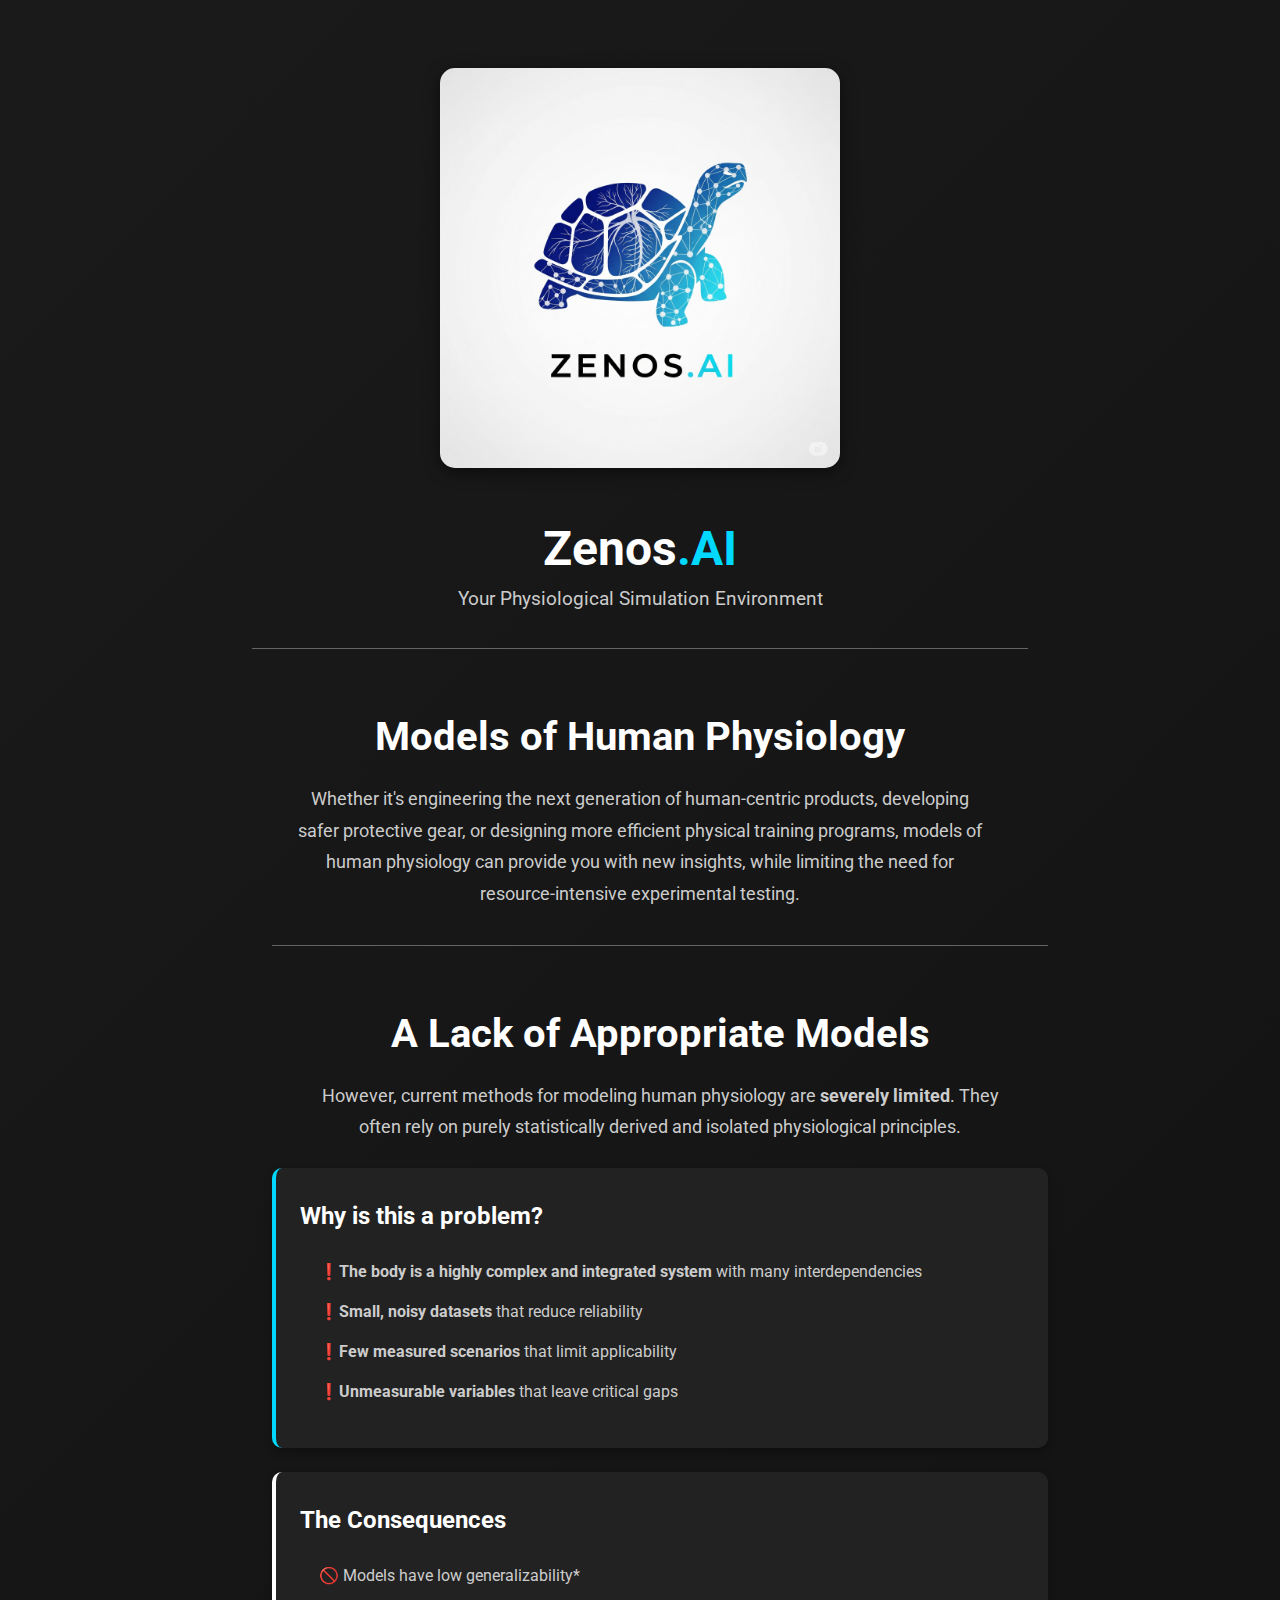
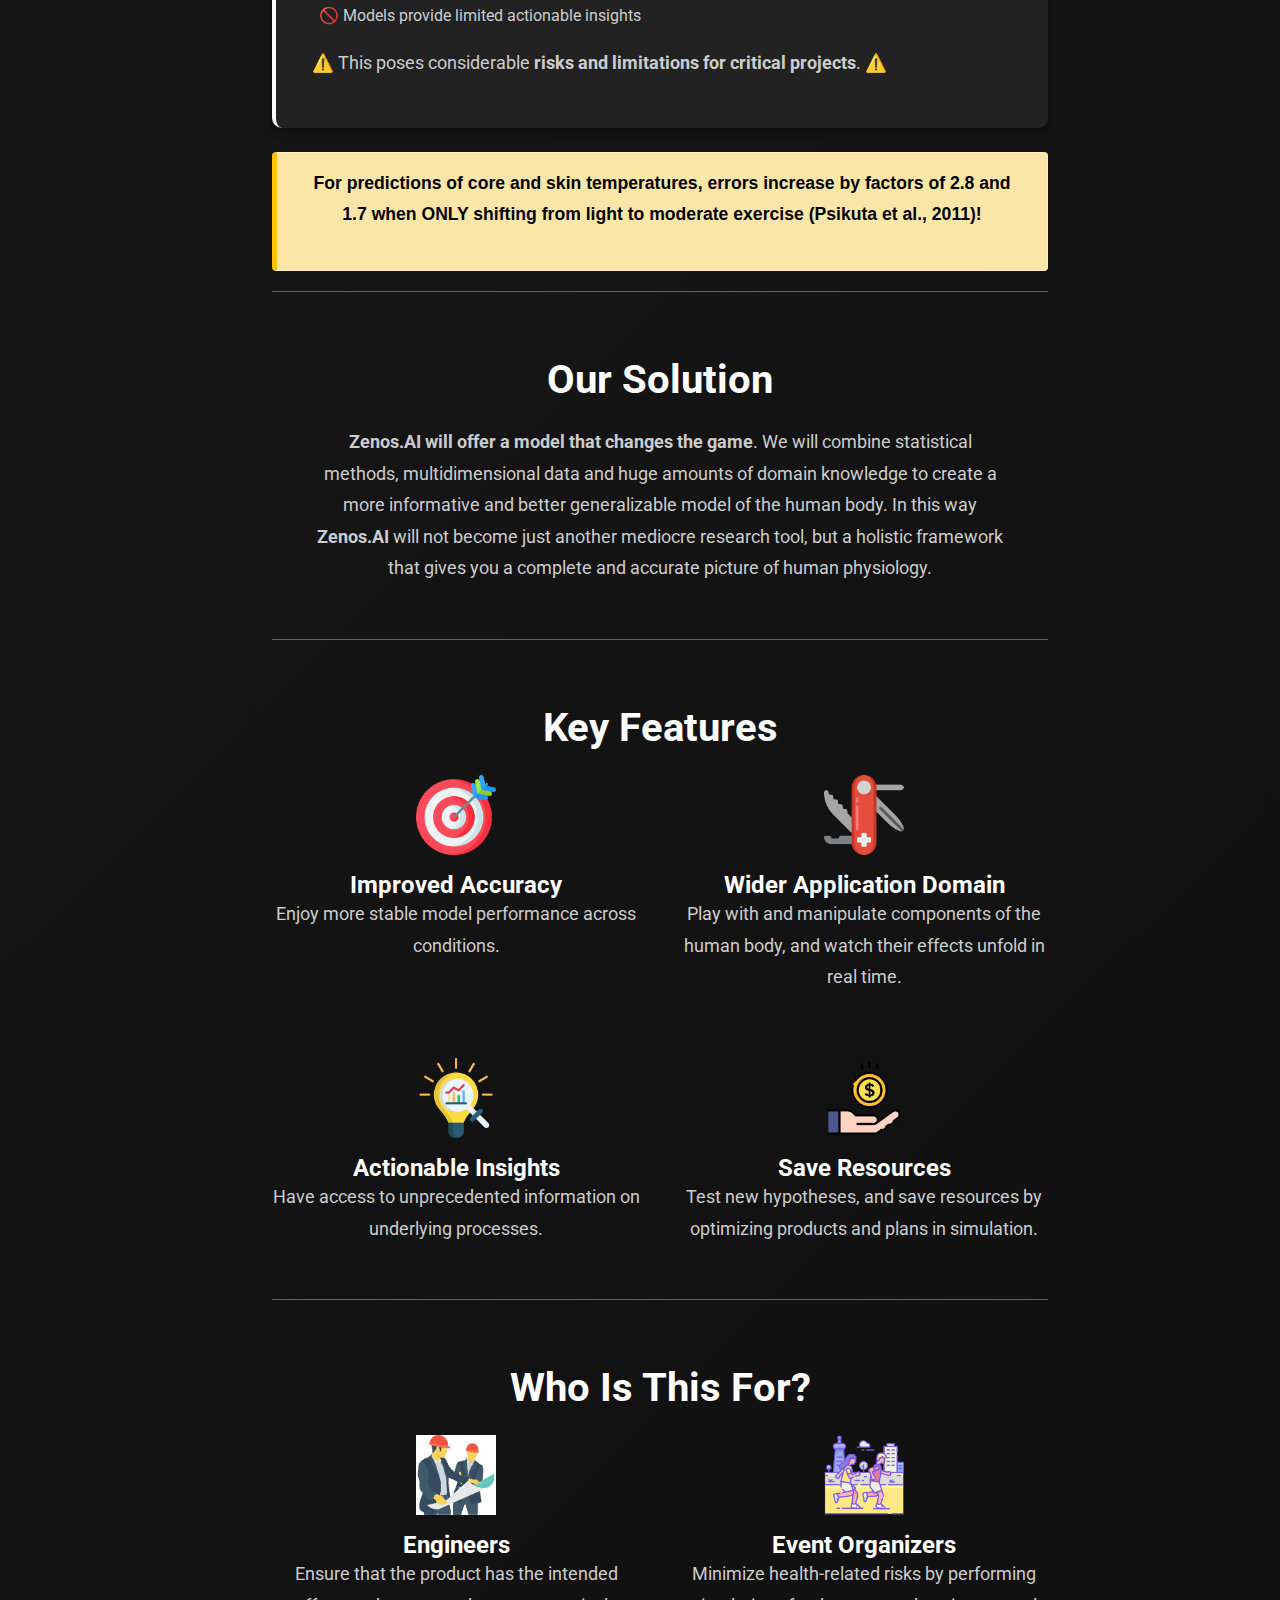
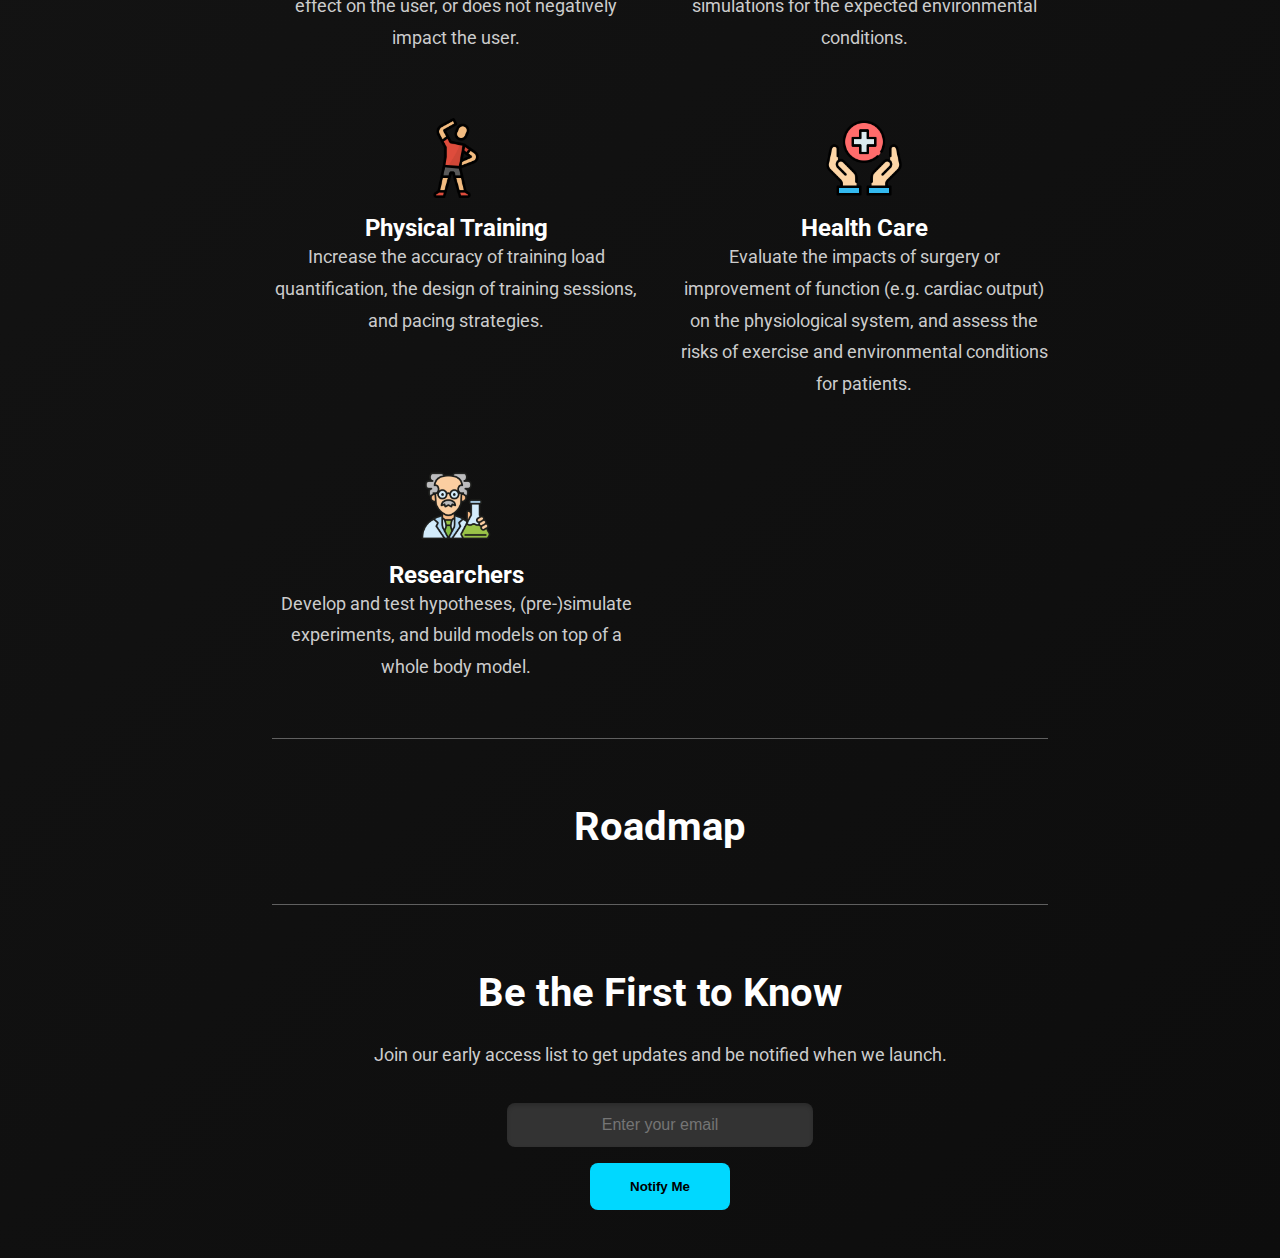
<file: index.html>
<!DOCTYPE html>
<html lang="en">
<head>
<meta charset="UTF-8">
<meta name="viewport" content="width=device-width, initial-scale=1.0">
<title>Zenos.AI</title>
<link rel="preconnect" href="https://fonts.googleapis.com">
<link rel="preconnect" href="https://fonts.gstatic.com" crossorigin>
<link href="https://fonts.googleapis.com/css2?family=Roboto:wght@400;700&display=swap" rel="stylesheet">
<style>
/* --- General Body and Typography --- */
body {
    font-family: 'Roboto', sans-serif;
    background: linear-gradient(135deg, #1a1a1a, #0d0d0d);
    color: #fff;
    display: flex;
    flex-direction: column;
    align-items: center;
    text-align: center;
    min-height: 100vh;
    padding: 20px;
    box-sizing: border-box; /* Ensures padding is included in the element's total width and height */
}

h1 {
    font-size: 3rem;
    margin-bottom: 0.5rem;
    font-weight: 700;
}

h2 {
    font-size: 2.5rem;
    margin: 4rem 0 1.5rem;
    font-weight: 700;
}

h3 {
    font-size: 1.5rem;
    margin: 1rem 0 0.5rem;
    font-weight: 700;
}

p {
    font-size: 1.1rem;
    line-height: 1.8;
    color: #ccc;
    max-width: 700px;
    margin: 0 auto 1.5rem;
    align: justify;
}
.accent {
    color: #00d8ff;
}

.section-separator {
  border: none; /* Remove the default border */
  height: 1px; /* Set a thin height */
  background-color: #b0b0b0; /* Use a light gray */
  opacity: 0.5;
  margin: 0rem 0; /* Add some space above and below */
  width: 100%; /* Make it shorter than the full width to look more elegant */
}

/* --- Hero Section --- */
.hero-section {
    padding: 40px 20px 10px;
    width: 100%;
    max-width: 900px;
}

.hero-image {
    width: 400px;
    border-radius: 15px;
    box-shadow: 0 4px 15px rgba(0, 0, 0, 0.5);
    margin-bottom: 1rem;
}

.tagline {
    font-size: 1.2rem;
    line-height: 1.5; /* Ensure there is a good space between the two lines */
}


/* --- Content Sections --- */
.content-section {
    padding: 10px 20px 20px;;
    max-width: 900px;
    width: 100%;
    text-align: center;
}

.section-grid {
    display: grid;
    gap: 40px;
    grid-template-columns: repeat(auto-fit, minmax(250px, 1fr));
}

.grid-item {
    display: flex;
    flex-direction: column;
    align-items: center;
    text-align: center;
}

.grid-item img {
    width: 80px;
    height: 80px;
    margin-bottom: 1rem;
}

.grid-item h3 {
    margin: 0;
}

/* --- Cards for Physiological Modeling Section --- */
.card {
    background-color: #222;
    border-left: 4px solid #00d8ff;
    padding: 1.5rem;
    margin: 1.5rem 0;
    border-radius: 10px;
    box-shadow: 0 4px 8px rgba(0,0,0,0.3);
    text-align: left;
    line-height: 2;
}

.card.highlight {
    border-left-color: #ffffffff;
    background-color: #222;
}

.card h3 {
    color: #fff;
    margin-top: 0;
}

.card ul {
    padding-left: 1.2rem;
    list-style: none;
}

.card li {
    margin-bottom: 0.5rem;
    color: #ccc;
}

.bullet-icon {
    width: 20px; /* Adjust size as needed */
    height: 20px;
    margin-right: 10px;
    vertical-align: middle;
}

.warning-box {
  background-color: #fae6a7; /* A light yellow background */
  border: 1px solid #ffeeba; /* A slightly darker yellow border */
  border-left: 5px solid #ffc107; /* A bold left border for emphasis */
  border-radius: 4px; /* Softly rounded corners */
  padding: 15px;
  margin: 20px 0;
  color: #664d03; /* A dark color for the text */
  position: relative;
  font-family: 'Segoe UI', Tahoma, Geneva, Verdana, sans-serif;
}
    
/* --- Call to Action --- */
.notify-container {
    position: relative;
    display: flex;
    flex-direction: column;
    align-items: center;
    margin-top: 2rem;
}

.notify-container input[type="email"] {
    width: 280px;
    padding: 0.8rem;
    border: none;
    border-radius: 8px;
    font-size: 1rem;
    margin-bottom: 1rem;
    background-color: #333;
    color: #fff;
    text-align: center;
    box-shadow: inset 0 2px 4px rgba(0, 0, 0, 0.2);
}

.notify-container button {
    padding: 1rem 2.5rem;
    background-color: #00d8ff;
    color: #000;
    font-weight: bold;
    border: none;
    border-radius: 8px;
    cursor: pointer;
    transition: transform 0.2s, background-color 0.2s;
}

.notify-container button:hover {
    transform: scale(1.05);
    background-color: #00b3cc;
}

/* --- Media Queries --- */
@media (max-width: 768px) {
    h1 { font-size: 2.5rem; }
    h2 { font-size: 2rem; }
    p { font-size: 1rem; }
    .hero-image { width: 300px; }
    .section-grid { grid-template-columns: 1fr; }
}

</style>
</head>
<body>

<header class="hero-section">
    <img src="Images/Logo.png" alt="Zenos.AI Logo" class="hero-image">
    <h1><span class="main-text">Zenos</span><span class="accent">.AI</span></h1>
    <p class="tagline">
        Your Physiological Simulation Environment
    </p>
</header>

<main>
    <div class="section-separator"></div>
    <h2>Models of Human Physiology</h2>
    <p>
        Whether it's engineering the next generation of human-centric products, developing safer protective gear, or designing more efficient 
        physical training programs, models of human physiology can provide you with new insights, while limiting the need for resource-intensive 
        experimental testing.
        <br>
    </p>
    <section class="content-section">
        <div class="section-separator"></div>
        <h2>A Lack of Appropriate Models</h2>
        <p>However, current methods for modeling human physiology are <strong>severely limited</strong>. They often rely on purely statistically derived and isolated physiological principles.<p> 

        <div class="card">
            <h3>Why is this a problem?</h3>
            <ul>
                <li>❗️<strong>The body is a highly complex and integrated system</strong> with many interdependencies</li>
                <li>❗️<strong>Small, noisy datasets</strong> that reduce reliability</li>
                <li>❗️<strong>Few measured scenarios</strong> that limit applicability</li>
                <li>❗️<strong>Unmeasurable variables</strong> that leave critical gaps</li>
            </ul>
        </div>
        
        <div class="card highlight">
            <h3>The Consequences</h3>
            <ul>
                <li>🚫 Models have low generalizability*</li>
                <li>🚫 Models provide limited actionable insights</li>
            </ul>
            <p>⚠️ This poses considerable <strong>risks and limitations for critical projects</strong>. ⚠️</p>
        </div>
        
        <div class="warning-box">
          <p style="color: #000000;">
              <strong>
                  For predictions of core and skin temperatures, errors increase by factors of 2.8 and 1.7 when ONLY shifting from light 
                  to moderate exercise (Psikuta et al., 2011)! 
              </strong>
          </p>
        </div>
        
        <div class="section-separator"></div>
        
        <h2>Our Solution</h2>
        <p>
            <strong>Zenos.AI will offer a model that changes the game</strong>. We will combine statistical methods, multidimensional data and huge amounts of domain knowledge to create a
            more informative and better generalizable model of the human body. In this way <strong>Zenos.AI</strong> will not become just another mediocre research tool, but a 
            holistic framework that gives you a complete and accurate picture of human physiology.
        </p>
    </section>

    <section class="content-section">
        <div class="section-separator"></div>
        <h2>Key Features</h2>
        <div class="section-grid">

            <div class="grid-item">
                <img src="Images/Arrow.png" alt="Arrow Icon">
                <h3>Improved Accuracy</h3>
                <p>Enjoy more stable model performance across conditions.</p>
            </div>
            
            <div class="grid-item">
                <img src="Images/SwissKnife.png" alt="SwissKnife Icon">
                <h3>Wider Application Domain</h3>
                <p>Play with and manipulate components of the human body, and watch their effects unfold in real time.</p>
            </div>

            <div class="grid-item">
                <img src="Images/Insights.png" alt="Insights">
                <h3>Actionable Insights</h3>
                <p>Have access to unprecedented information on underlying processes. </p>
            </div>

            <div class="grid-item">
                <img src="Images/Save.png" alt="Save">
                <h3>Save Resources</h3>
                <p>Test new hypotheses, and save resources by optimizing products and plans in simulation. </p>
            </div>

        </div>
    </section>

    <section class="content-section">
        <div class="section-separator"></div>
        <h2>Who Is This For?</h2>
        <div class="section-grid">
            <div class="grid-item">
                <img src="Images/Engineer.png" alt="Engineer Icon">
                <h3>Engineers</h3>
                <p>Ensure that the product has the intended effect on the user, or does not negatively impact the user.</p>
            </div>
            <div class="grid-item">
                <img src="Images/Organizer.png" alt="Organizer Icon">
                <h3>Event Organizers</h3>
                <p>Minimize health-related risks by performing simulations for the expected environmental conditions.</p>
            </div>
            <div class="grid-item">
                <img src="Images/Physical.png" alt="Physical Icon">
                <h3>Physical Training</h3>
                <p>Increase the accuracy of training load quantification, the design of training sessions, and pacing strategies.</p>
            </div>
            <div class="grid-item">
                <img src="Images/HealthCare.png" alt="Health Care Icon">
                <h3>Health Care</h3>
                <p>Evaluate the impacts of surgery or improvement of function (e.g. cardiac output) on the physiological system, and assess the risks of exercise and environmental conditions for patients.</p>
            </div>
            <div class="grid-item">
                <img src="Images/Researcher.png" alt="Researcher Icon">
                <h3>Researchers</h3>
                <p>Develop and test hypotheses, (pre-)simulate experiments, and build models on top of a whole body model.</p>
            </div>
        </div>
    </section>

    <section class="content-section">
        <div class="section-separator"></div>
        <h2>Roadmap</h2>
    </section>

    <section class="content-section">
        <div class="section-separator"></div>
        <h2>Be the First to Know</h2>
        <p>Join our early access list to get updates and be notified when we launch.</p>
        <form class="notify-container" action="https://formspree.io/f/xzzvnayy" method="POST">
            <input type="email" name="email" placeholder="Enter your email" required>
            <button type="submit">Notify Me</button>
        </form>
    </section>
</main>

</body>
</html>
</file>
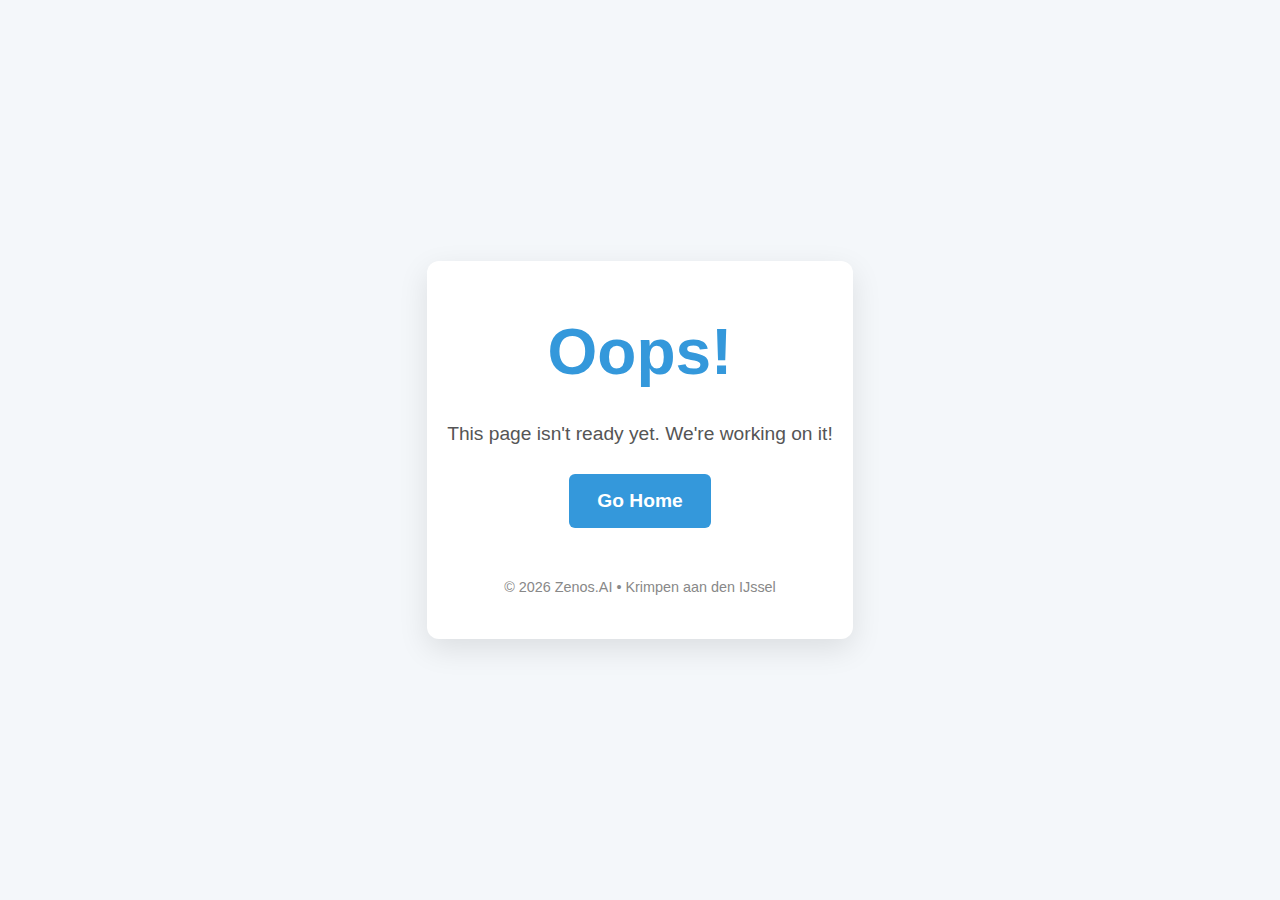
<file: control system/index.html>
<!DOCTYPE html>
<html lang="en">
<head>
  <meta charset="UTF-8" />
  <meta name="viewport" content="width=device-width, initial-scale=1.0"/>
  <title>Page Not Ready Yet</title>
  <style>
    :root {
      --bg: #f4f7fa;
      --text: #2c3e50;
      --accent: #3498db;
    }

    * {
      margin: 0;
      padding: 0;
      box-sizing: border-box;
    }

    body {
      font-family: 'Segoe UI', Tahoma, Geneva, Verdana, sans-serif;
      background: var(--bg);
      color: var(--text);
      line-height: 1.6;
      display: flex;
      justify-content: center;
      align-items: center;
      min-height: 100vh;
      padding: 20px;
    }

    .container {
      text-align: center;
      max-width: 600px;
      padding: 40px 20px;
      background: white;
      border-radius: 12px;
      box-shadow: 0 10px 30px rgba(0, 0, 0, 0.1);
    }

    h1 {
      font-size: 4rem;
      margin-bottom: 1rem;
      color: var(--accent);
      font-weight: 700;
    }

    p {
      font-size: 1.2rem;
      margin-bottom: 1.5rem;
      color: #555;
    }

    .btn {
      display: inline-block;
      padding: 12px 28px;
      background: var(--accent);
      color: white;
      text-decoration: none;
      border-radius: 6px;
      font-weight: 600;
      transition: background 0.3s ease;
    }

    .btn:hover {
      background: #2980b9;
    }

    .footer {
      margin-top: 3rem;
      font-size: 0.9rem;
      color: #888;
    }

    @media (max-width: 480px) {
      h1 { font-size: 3rem; }
      p { font-size: 1rem; }
    }
  </style>
</head>
<body>
  <div class="container">
    <h1>Oops!</h1>
    <p>This page isn't ready yet. We're working on it!</p>
    <p><a href="/" class="btn">Go Home</a></p>
    <div class="footer">
      &copy; <span id="year"></span> Zenos.AI &bull; Krimpen aan den IJssel
    </div>
  </div>

  <script>
    document.getElementById('year').textContent = new Date().getFullYear();
  </script>
</body>
</html>
</file>
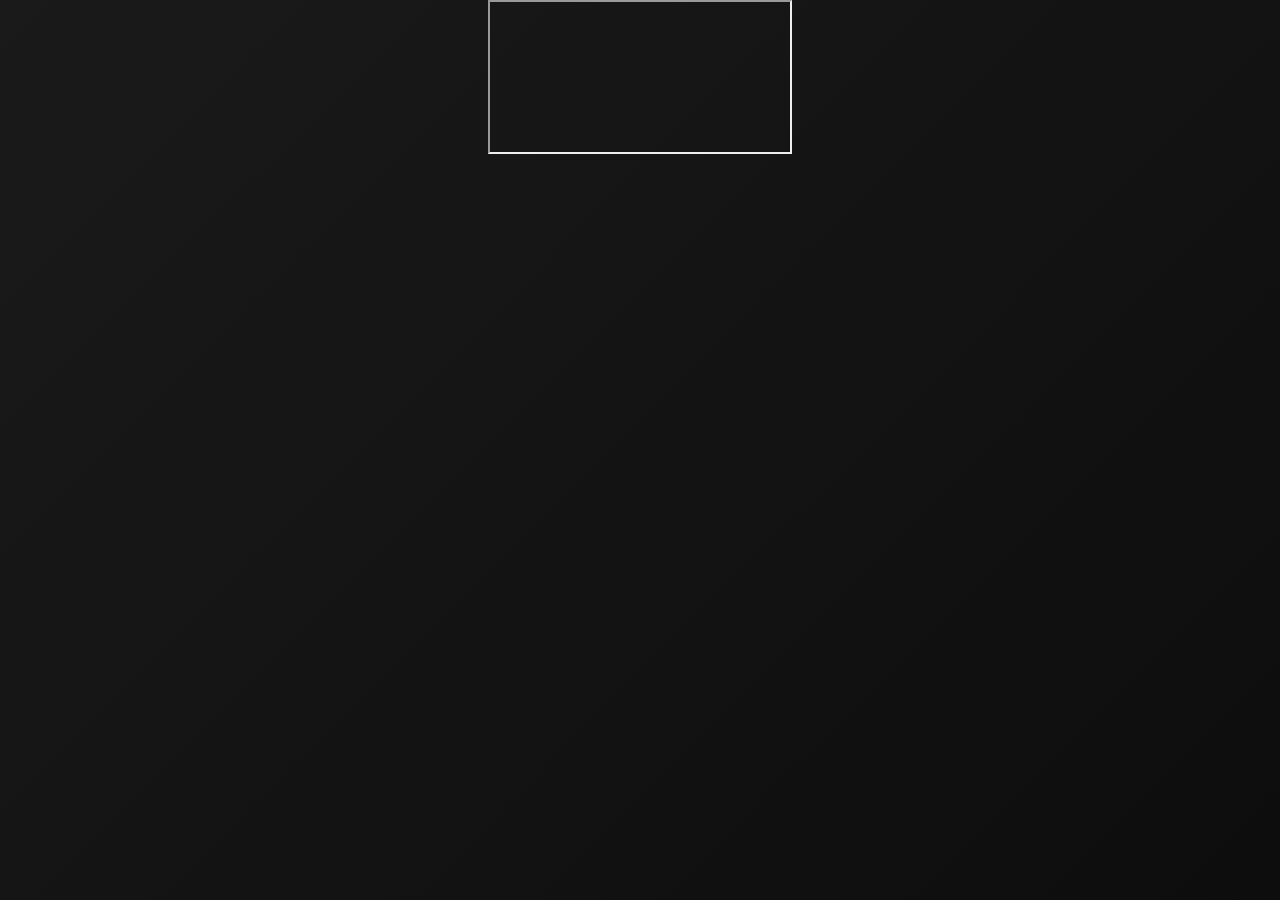
<file: learn more/index.html>
<!DOCTYPE html>
<html lang="en">
<head>
<meta charset="UTF-8">
<meta name="viewport" content="width=device-width, initial-scale=1.0">
<title>Zenos.AI</title>
<link rel="preconnect" href="https://fonts.googleapis.com">
<link rel="preconnect" href="https://fonts.gstatic.com" crossorigin>
<link href="https://fonts.googleapis.com/css2?family=Roboto:wght@400;700&display=swap" rel="stylesheet">
<link rel="stylesheet" href="https://cdnjs.cloudflare.com/ajax/libs/font-awesome/6.4.0/css/all.min.css">
<link rel="stylesheet" href="../css/base.css">
<link rel="stylesheet" href="../css/typography.css">
<link rel="stylesheet" href="../css/components.css">
    
</head>

<div class="pdf-container">
  <iframe 
    src="../Pdf/CV N.A. Fontijne.pdf"
    class="pdf-viewer"
    <p>This browser does not support PDF embedding. Please <a href="../Pdf//CV N.A. Fontijne.pdf">download the PDF</a> instead.</p>
  </iframe>
</div>
</file>
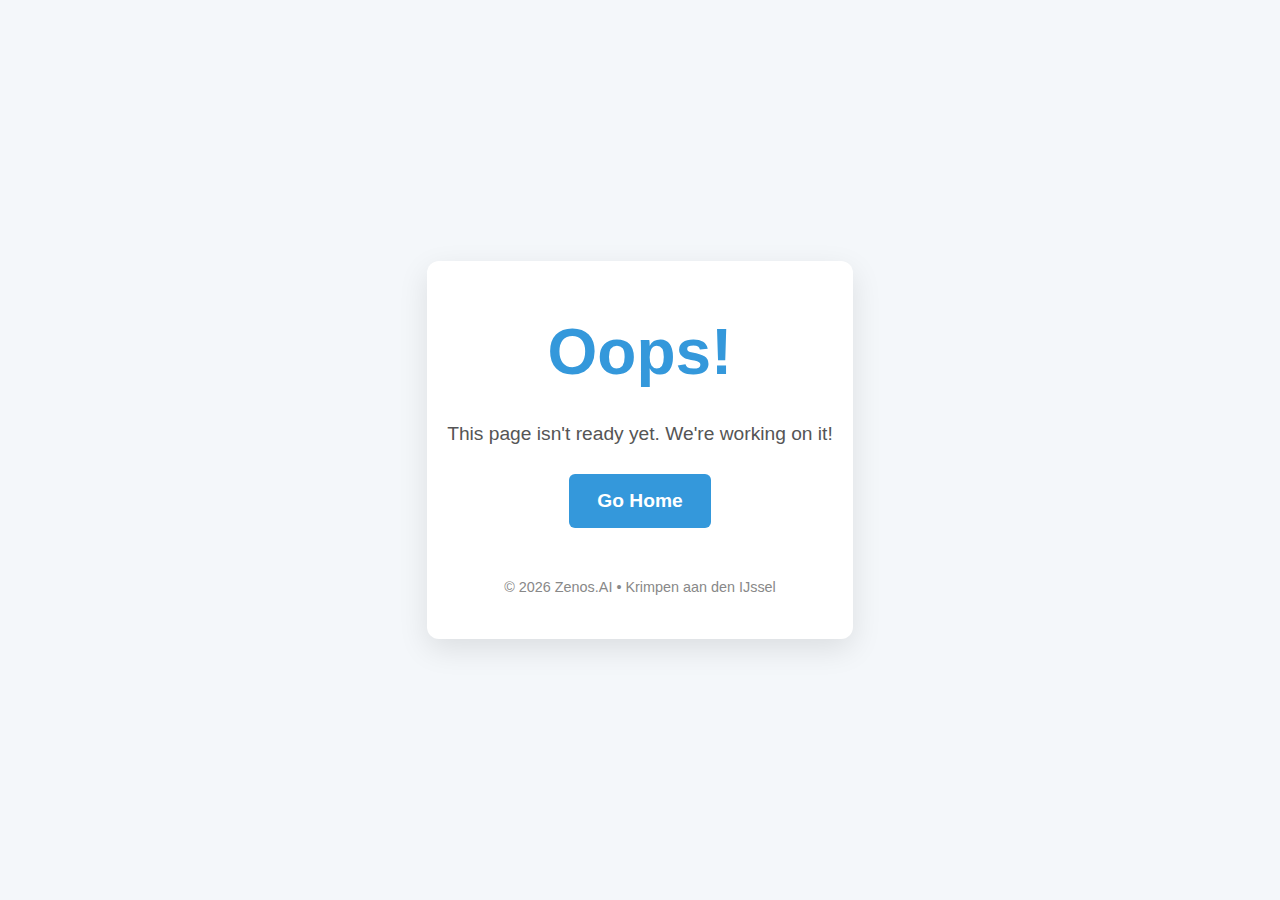
<file: scaling/index.html>
<!DOCTYPE html>
<html lang="en">
<head>
  <meta charset="UTF-8" />
  <meta name="viewport" content="width=device-width, initial-scale=1.0"/>
  <title>Page Not Ready Yet</title>
  <style>
    :root {
      --bg: #f4f7fa;
      --text: #2c3e50;
      --accent: #3498db;
    }

    * {
      margin: 0;
      padding: 0;
      box-sizing: border-box;
    }

    body {
      font-family: 'Segoe UI', Tahoma, Geneva, Verdana, sans-serif;
      background: var(--bg);
      color: var(--text);
      line-height: 1.6;
      display: flex;
      justify-content: center;
      align-items: center;
      min-height: 100vh;
      padding: 20px;
    }

    .container {
      text-align: center;
      max-width: 600px;
      padding: 40px 20px;
      background: white;
      border-radius: 12px;
      box-shadow: 0 10px 30px rgba(0, 0, 0, 0.1);
    }

    h1 {
      font-size: 4rem;
      margin-bottom: 1rem;
      color: var(--accent);
      font-weight: 700;
    }

    p {
      font-size: 1.2rem;
      margin-bottom: 1.5rem;
      color: #555;
    }

    .btn {
      display: inline-block;
      padding: 12px 28px;
      background: var(--accent);
      color: white;
      text-decoration: none;
      border-radius: 6px;
      font-weight: 600;
      transition: background 0.3s ease;
    }

    .btn:hover {
      background: #2980b9;
    }

    .footer {
      margin-top: 3rem;
      font-size: 0.9rem;
      color: #888;
    }

    @media (max-width: 480px) {
      h1 { font-size: 3rem; }
      p { font-size: 1rem; }
    }
  </style>
</head>
<body>
  <div class="container">
    <h1>Oops!</h1>
    <p>This page isn't ready yet. We're working on it!</p>
    <p><a href="../index.html" class="btn">Go Home</a></p>
    <div class="footer">
      &copy; <span id="year"></span> Zenos.AI &bull; Krimpen aan den IJssel
    </div>
  </div>

  <script>
    document.getElementById('year').textContent = new Date().getFullYear();
  </script>
</body>
</html>
</file>
<file: css/base.css>
/* --- CSS Variables --- */
:root {
    --primary-color: #00d8ff;
    --dark-background: #1a1a1a;
    --light-background: #0d0d0d;
    --card-background: #222;
    --text-color: #fff;
    --subtle-text-color: #ccc;
}

/* --- CSS Reset/Normalization (Eric Meyer's or similar is often used) --- */
/* 1. Basic Reset - Simplifies cross-browser consistency */
*,
*::before,
*::after {
    /* Critical for consistent layout calculations */
    box-sizing: border-box; 
    /* Remove default margins/paddings from all elements */
    margin: 0;
    padding: 0;
}

/* 2. Remove default list styles */
ul, ol {
    list-style: none;
}

/* 3. Better default for images */
img {
    display: block;
    max-width: 100%;
    height: auto;
}

/* 4. Inheritance for form elements */
input,
button,
textarea,
select {
    font: inherit;
}

/* 5. Accessibility and Performance */
/* Allows easy keyboard focus management */
:focus:not(:focus-visible) {
    outline: none;
}

/* --- Base Typography and Body Styles (Fonts) --- */
body {
    /* The font is loaded via the HTML <link> tag */
    font-family: 'Roboto', sans-serif; 
    
    /* Apply background and text colors from variables */
    background: linear-gradient(135deg, var(--dark-background), var(--light-background));
    color: var(--text-color);
    
    /* Essential layout properties */
    display: flex;
    flex-direction: column;
    min-height: 100vh;
    
    /* Remove padding/margin/box-sizing already handled in the reset
       You can keep the flex-related styles if they are truly global
       and not just for a specific layout on the home page.
    */
    align-items: center; 
    text-align: center; 
    
    /* Only keep padding-top if the mobile-nav-bar is NOT a fixed/sticky
       navigation, otherwise, this should be removed and handled by
       a header/main tag padding. Since you have a sticky nav,
       you might adjust this. For a simple base, keep only the essentials.
    */
    padding: 0; 
    margin: 0; 
}

/* --- Base Heading and Paragraph Styles --- */
/* Set a consistent line-height and color for general text */
p {
    line-height: 1.8;
    color: var(--subtle-text-color);
}

/* Remove default link styles */
a {
    text-decoration: none;
    color: inherit;
}
</file>
<file: css/typography.css>
/* ==================================== */
/* 01. Global Headings (h1, h2, h3) */
/* ==================================== */
h1 {
    /* Responsive sizing using clamp for smooth scaling */
    font-size: clamp(2.5rem, 5vw, 3.5rem);
    margin-bottom: 0.5rem;
    font-weight: 700;
}

h2 {
    font-size: clamp(1.5rem, 4vw, 2.5rem);
    margin: 1.5rem 0 1.5rem;
    font-weight: 700;
}

h3 {
    font-size: clamp(1.25rem, 4vw, 2.25rem);
    margin: 1rem 0 0.5rem;
    font-weight: 700;
}

/* ==================================== */
/* 02. Paragraph and General Text */
/* ==================================== */

p {
    font-size: clamp(1rem, 2vw, 1.2rem);
    line-height: 1.8;
    color: var(--subtle-text-color);
    /* Sets the maximum comfortable reading width */
    max-width: min(90%, 1000px);
    margin: 0 auto 1.5rem;
}

.pjust {
    font-size: clamp(1rem, 2vw, 1.2rem);
    line-height: 1.8;
    color: var(--subtle-text-color);
    max-width: min(90%, 1000px);
    margin: 0 auto 1.5rem;
    /* Specific override for text alignment */
    text-align: justify; 
}

.tagline {
    font-size: clamp(1.2rem, 4vw, 2.2rem);
    line-height: 1.5;
}

/* ==================================== */
/* 03. Text Utility/Modifier Classes */
/* ==================================== */

.accent {
    color: var(--primary-color);
}

.white-bold {
    color: white;
    font-weight: bold;
}

.blue-icon {
    /* Icon color, which is a text property */
    color: var(--primary-color);
}

.darkblue-icon {
    /* Another icon color */
    color: #1a73e8;
}

/* ==================================== */
/* 04. Typography Media Queries */
/* ==================================== */

@media (min-width: 768px) {
    /* Desktop heading sizes */
    h1 {
        font-size: clamp(3rem, 5vw, 4rem);
    }

    h2 {
        font-size: clamp(2.5rem, 5vw, 3.5rem);
    }

    h3 {
        font-size: clamp(1.5rem, 4vw, 2.5rem);
    }

    /* Desktop paragraph size (slightly smaller based on your code) */
    p {
        font-size: clamp(0.9rem, 2vw, 1.1rem);
    }

    .pjust {
        /* Desktop alignment change */
        text-align: center;
    }
}
</file>
<file: css/components.css>
/* ==================================== */
/* 01. Main Layout & Separators */
/* ==================================== */

/* Global container for main content structure */
main {
    display: flex;
    flex-direction: column;
    align-items: center;
}

.section-separator {
    border: none;
    height: 1px;
    background-color: #b0b0b0;
    opacity: 0.5;
    margin: 1rem 0;
    width: 100%;
    max-width: min(90%, 1000px);
}

/* ==================================== */
/* 02. Navigation & Sidebar Components */
/* ==================================== */
/* This rule ensures the container spans the full width of the screen */
#nav-placeholder {
    width: 100%;
}

/* --- FULL-WIDTH NAVIGATION BAR (Desktop) --- */
nav.full-width-nav {
    display: none; /* Mobile default */
    justify-content: center;
    align-items: center;
    margin: 0;
    padding: 0;
    min-height: 5rem;
    width: 100%;
    background-color: var(--primary-color);
    box-sizing: border-box;
}

.nav-content-wrapper {
    display: none; /* Mobile default */
    align-items: center;
    justify-content: flex-start;
    width: 100%;
    padding: 0;
    margin-left: 10px;
}

.nav-image {
    max-width: 4rem;
    height: auto;
    border-radius: 15px;
    box-shadow: 0 4px 15px rgba(0, 0, 0, 0.5);
    margin-left: 10px;
    margin-right: 20px;
    margin-bottom: 0;
}

nav a {
    color: var(--dark-background);
    text-decoration: none;
    font-size: clamp(1.2rem, 2vw, 1.4rem);
    font-weight: 700;
    padding: 10px 15px;
    margin-right: 15px;
    border-radius: 5px;
    transition: background-color 0.3s, color 0.3s;
}

nav a:hover {
    background-color: rgba(255, 255, 255, 0.2);
    color: var(--dark-background);
}

/* --- MOBILE NAVIGATION BAR --- */
.mobile-nav-bar {
    display: flex; /* SHOW the mobile nav by default */
    width: 100%;
    background-color: var(--primary-color);
    padding: 0 20px;
    height: 5.0rem;
    box-sizing: border-box;
    align-items: center;
    justify-content: flex-start;
    position: sticky;
    top: 0;
    z-index: 50;
}

/* --- SIDEBAR --- */
.sidebar {
    height: 100%;
    max-width: 80vw;
    overflow-y: auto;
    width: 0;
    position: fixed;
    z-index: 100;
    top: 0;
    left: 0;
    background-color: var(--dark-background);
    overflow-x: hidden;
    padding-top: 5rem;
    transition: 0.5s;
    box-shadow: 4px 0 10px rgba(0, 0, 0, 0.5);
}

.sidebar a {
    padding: 15px 32px;
    text-decoration: none;
    font-size: clamp(1.5rem, 4vw, 2.5rem);
    color: var(--subtle-text-color);
    display: block;
    transition: 0.3s;
    text-align: left;
}

.sidebar a:hover {
    color: var(--primary-color);
    background-color: #2e2e2e;
}

.sidebar .closebtn {
    position: absolute;
    top: 15px;
    right: 25px;
    font-size: clamp(3rem, 5vw, 4rem);
    margin-left: 50px;
    color: var(--primary-color);
    line-height: 1;
}

/* ==================================== */
/* 03. Section and Hero Components */
/* ==================================== */

.hero-section {
    padding: 40px 20px 10px;
    width: 100%;
    max-width: min(90%, 1000px);
    margin: 0 auto;
    display: flex; /* Enable flexbox */
    flex-direction: column; /* Stack the items vertically (logo, h1, p) */
    align-items: center; /* THIS CENTERS THEM HORIZONTALLY */
}

.hero-image, .Roadmap-image, .allo-image {
    max-width: 100%;
    height: auto;
    border-radius: 15px;
    box-shadow: 0 4px 15px rgba(0, 0, 0, 0.5);
    display: block; /* Ensure it behaves as a block element */
    margin-left: auto; 
    margin-right: auto;
    margin-bottom: 1rem;
}

.hero-image {
    width: 300px;
}

.allo-image {
    width: 600px;
}

.content-section {
    padding: 10px 20px 20px;
    max-width: min(90%, 1000px);
    width: 100%;
}

/* -------------------------------------------------
   Card & container
   ------------------------------------------------- */
.card-container {
    display: flex;
    flex-direction: column;
    gap: 2rem;
    max-width: 800px;
    margin: 0 auto;
}
.card {
    background: linear-gradient(145deg, var(--card-background, #1a1a1a) 0%, #111 100%);
    border: 1px solid var(--card-border-color, #333);
    border-left: 4px solid var(--card-border-color, #333);
    padding: 1.8rem 2.5rem;
    margin: 1.5rem 0;
    border-radius: 12px;
    box-shadow: 0 0 15px var(--card-shadow-color, rgba(0,0,0,.5));
    transition: all .3s ease;
}
.card:hover {
    box-shadow: 0 0 25px var(--card-shadow-color, rgba(0,0,0,.5)), 0 0 5px var(--primary-color, #00d8ff);
    transform: translateY(-3px);
}
.card h3 {
    color: var(--text-color, #fff);
    font-size: 2.2rem;
    margin-bottom: 1.5rem;
    padding-bottom: .5rem;
    border-bottom: 2px solid var(--primary-color, #00d8ff);
    letter-spacing: .05em;
    width: fit-content;
}
.card ul {
    list-style: none;
    padding: 0;
    margin: 0;
}

/* -------------------------------------------------
   List item
   ------------------------------------------------- */
.card li {
    position: relative;
    padding-left: 2.2rem;          /* room for bullet + a little extra */
    margin-bottom: .8rem;
    line-height: 1.6;              /* needed for bullet centering */
    color: var(--subtle-text-color, #ccc);
    font-size: 1.1rem;
    text-align: left;              /* <-- keep left-aligned */
    transition: color .2s ease;
}
.card li:hover {
    color: var(--text-color, #fff);
}

/* -------------------------------------------------
   Bullet (you can swap '\203A' → '-' if you prefer) */
.card li::before {
    content: '\203A';              /* ›  (change to '-' for a dash) */
    /* content: '-'; */            /* <-- uncomment for dash */
    color: var(--primary-color, #00d8ff);
    font-weight: bold;
    font-size: clamp(1.6rem, 4.5vw, 2.4rem);
    position: absolute;
    left: 0;
    top: 50%;                      /* centre vertically */
    transform: translateY(-50%);
    line-height: inherit;          /* match li line-height */
    transition: transform .2s ease, color .2s ease;
}
.card li:hover::before {
    transform: translateY(-50%) translateX(4px);
    color: var(--text-color, #fff);
}

/* -------------------------------------------------
   Hover-details block (appears *below* the line) */
.card li::after {
    content: attr(data-details);
    display: block;
    margin-left: 2.2rem;           /* same indent as the text start */
    margin-top: .4em;              /* small gap – same in both states */
    padding: 6px 12px;
    background: var(--primary-color, #00d8ff);
    color: #111;
    border-radius: 4px;
    font-size: .95rem;
    line-height: 1.4;

    /* collapsed */
    max-height: 0;
    overflow: hidden;
    opacity: 0;

    /* smooth expand **and** collapse */
    transition:
        max-height .3s ease,
        opacity    .3s ease,
        margin-top .3s ease;
}
.card li:hover::after {
    max-height: 500px;             /* any value larger than content */
    opacity: 1;
    margin-top: .4em;              /* keep identical gap */
}

.warning-icon {
    color: var(--warning-color); /* Yellow for the warning icon */
    margin-left: 0 rem;
    font-size: 1.2em; /* Slightly larger than surrounding text */
    vertical-align: middle; /* Align nicely with text */
}

.warning-detail {
    margin-top: 1.5rem; /* More space above this specific warning item */
    padding-top: 1rem; /* Padding for separation */
    padding-left: 1.8rem;
    border-top: 1px dashed rgba(255, 204, 0, 0.3); /* Subtle dashed line above warning */
    color: var(--warning-color); /* Make the text itself yellow */
    font-size: 1.1rem; /* Clearer text size for content */
    line-height: 1.6;
    font-style: italic; /* Emphasize the detail */
}

.warning-detail::before {
    /* 💥 Fix 2: Explicitly remove the content/bullet */
    **content: none;** }

.warning-detail .warning-icon {
    font-size: 1.3em; /* Slightly larger icon for this detail */
    margin-right: 0.5rem;
    vertical-align: top; /* Adjust alignment if needed for larger icon */
}
/* --- Section Grid Layout (.section-grid) --- */
.section-grid {
    display: grid;
    gap: 20px;
    grid-template-columns: 1fr; /* Default: 1 column for mobile */
}

.grid-item {
    display: flex;
    flex-direction: column;
    align-items: center;
    text-align: center;
}

.grid-item img {
    width: 80px;
    height: 80px;
    margin-bottom: 1rem;
}

.grid-item h3 {
    margin: 0;
}

/* ==================================== */
/* 05. Call to Action (CTA) Component */
/* ==================================== */

.notify-container {
    position: relative;
    display: flex;
    flex-direction: column;
    align-items: center;
    margin-top: 2rem;
}

.notify-container form {
    display: flex;
    flex-direction: column;
    align-items: center;
    width: 100%;
    max-width: 400px;
}

.notify-container input[type="email"] {
    width: 100%;
    padding: 0.8rem;
    border: none;
    border-radius: 8px;
    font-size: clamp(1rem, 2vw, 1.2rem);
    margin-bottom: 1rem;
    background-color: #333;
    color: #fff;
    text-align: center;
    box-shadow: inset 0 2px 4px rgba(0, 0, 0, 0.2);
}

.notify-container button {
    padding: 1rem 2.5rem;
    background-color: #00d8ff;
    color: #000;
    font-weight: bold;
    border: none;
    border-radius: 8px;
    cursor: pointer;
    transition: transform 0.2s, background-color 0.2s;
}

.notify-container button:hover {
    transform: scale(1.05);
    background-color: #00b3cc;
}

/* ==================================== */
/* 06. Videos */
/* ==================================== */

video {
  max-width: 50%; /* For a video that scales well on different screen sizes */
  display: block; /* To treat the video as a block element for better layout control */
  margin: 0 auto; /* To center the video horizontally */
  border-radius: 50%;
}

/* ==================================== */
/* 07. Media Queries (Desktop Overrides) */
/* ==================================== */

@media (min-width: 768px) {
    /* --- Grid Layout Adjustment --- */
    .section-grid {
        grid-template-columns: 1fr 1fr; /* 2 columns for desktop */
        gap: 40px;
    }

    /* --- Navigation Bar Switch --- */
    .mobile-nav-bar {
        display: none !important;
    }

    nav.full-width-nav {
        display: flex !important;
    }
    
    .nav-content-wrapper {
        display: flex !important;
    }

    nav.full-width-nav .nav-image {
        box-shadow: 0 4px 15px rgba(0, 0, 0, 0.5);
    }
    
    /* --- Layout Adjustment --- */
    /* Reset body padding for desktop (since the desktop nav isn't sticky by default) */
    body {
        padding-top: 0;
    }
}
</file>
